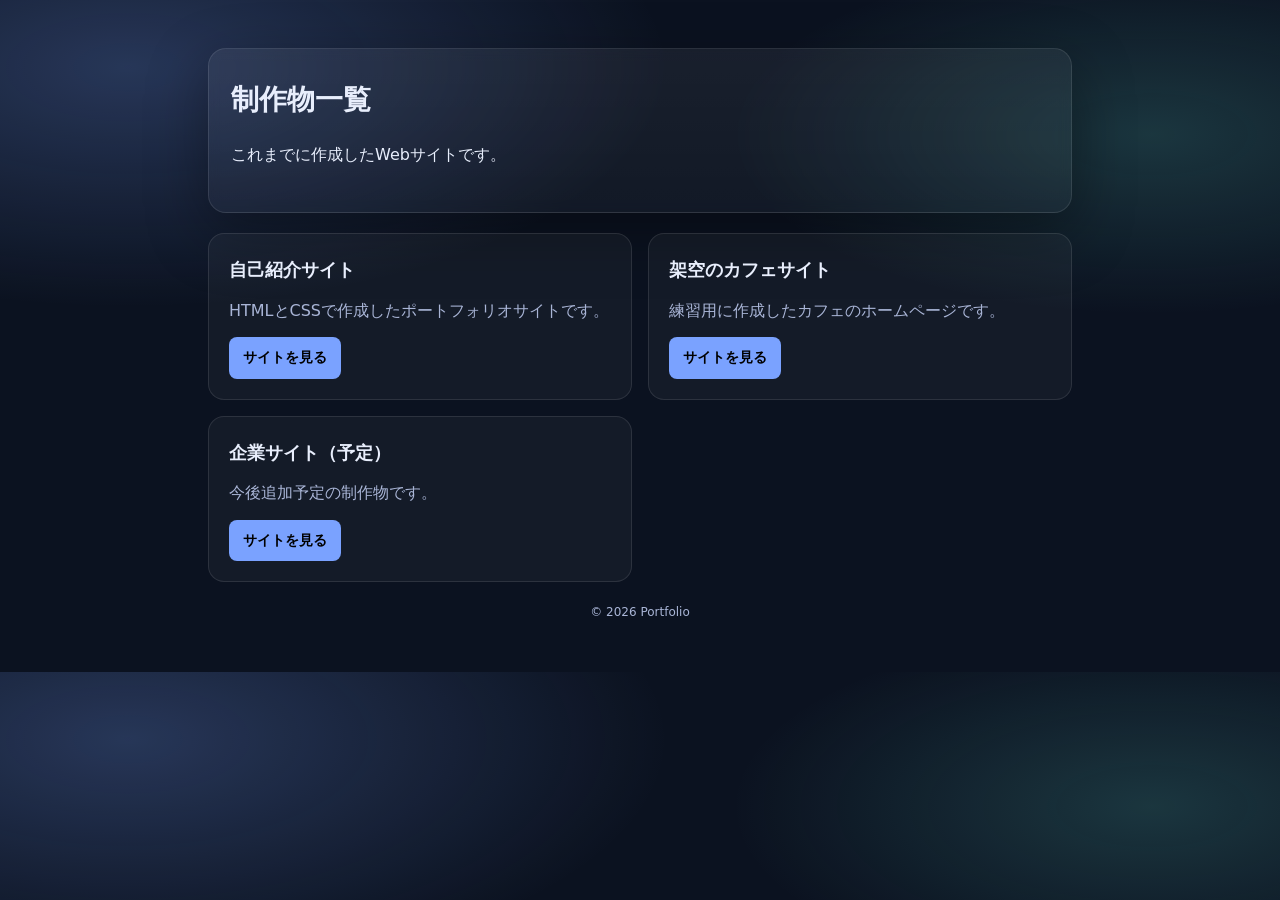
<file: index.html>
<!doctype html>
<html lang="ja">
<head>
  <meta charset="UTF-8" />
  <meta http-equiv="refresh" content="0; url=works.html" />
  <meta name="viewport" content="width=device-width, initial-scale=1.0" />
  <title>Portfolio</title>
</head>
<body>
  <p><a href="works.html">worksへ移動</a></p>
</body>
</html>
</file>
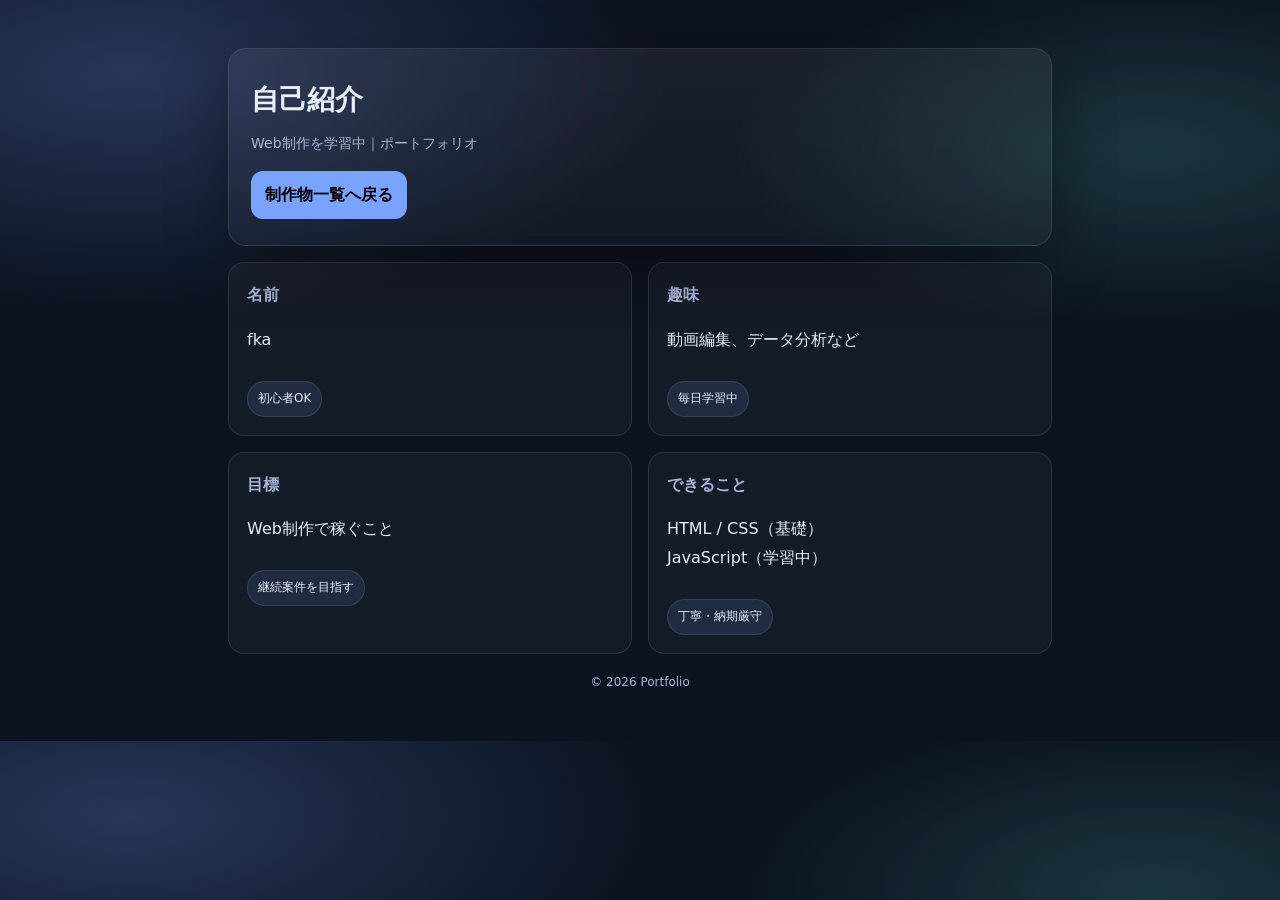
<file: about.html>
<!doctype html>
<html lang="ja">
<head>
  <meta charset="UTF-8" />
  <meta name="viewport" content="width=device-width, initial-scale=1.0" />
  <title>自己紹介</title>
  <style>
    :root{--bg:#0b1220;--card:#121a2b;--text:#e8eefc;--muted:#a9b5d6;--accent:#7aa2ff;--border:rgba(255,255,255,.10);}
    *{box-sizing:border-box;}
    body{margin:0;font-family:system-ui,-apple-system,"Segoe UI",sans-serif;background:
      radial-gradient(900px 400px at 10% 10%, rgba(122,162,255,.25), transparent 60%),
      radial-gradient(700px 300px at 90% 20%, rgba(98,216,202,.18), transparent 60%),
      var(--bg);color:var(--text);line-height:1.8;}
    .container{max-width:860px;margin:48px auto;padding:0 18px;}
    header{padding:26px 22px;border:1px solid var(--border);border-radius:18px;background:linear-gradient(180deg, rgba(255,255,255,.06), rgba(255,255,255,.03));
      backdrop-filter:blur(6px);box-shadow:0 20px 60px rgba(0,0,0,.35);}
    h1{margin:0 0 6px;font-size:28px;}
    .subtitle{margin:0;color:var(--muted);font-size:14px;}
    .grid{display:grid;grid-template-columns:1fr 1fr;gap:16px;margin-top:16px;}
    section{padding:18px;border:1px solid var(--border);border-radius:16px;background:rgba(255,255,255,.04);}
    h2{margin:0 0 10px;font-size:16px;color:var(--muted);font-weight:700;}
    .tag{display:inline-block;margin-top:10px;padding:6px 10px;border-radius:999px;border:1px solid var(--border);background:rgba(122,162,255,.12);font-size:12px;}
    .btn{display:inline-block;margin-top:14px;padding:10px 14px;border-radius:12px;background:var(--accent);color:#000;font-weight:700;text-decoration:none;}
    footer{margin-top:18px;color:var(--muted);font-size:12px;text-align:center;}
    @media (max-width:720px){.grid{grid-template-columns:1fr;}h1{font-size:24px;}}
  </style>
</head>
<body>
  <div class="container">
    <header>
      <h1>自己紹介</h1>
      <p class="subtitle">Web制作を学習中｜ポートフォリオ</p>
      <a class="btn" href="works.html">制作物一覧へ戻る</a>
    </header>

    <div class="grid">
      <section>
        <h2>名前</h2>
        <p>fka</p>
        <span class="tag">初心者OK</span>
      </section>

      <section>
        <h2>趣味</h2>
        <p>動画編集、データ分析など</p>
        <span class="tag">毎日学習中</span>
      </section>

      <section>
        <h2>目標</h2>
        <p>Web制作で稼ぐこと</p>
        <span class="tag">継続案件を目指す</span>
      </section>

      <section>
        <h2>できること</h2>
        <p>HTML / CSS（基礎）<br>JavaScript（学習中）</p>
        <span class="tag">丁寧・納期厳守</span>
      </section>
    </div>

    <footer>© 2026 Portfolio</footer>
  </div>
</body>
</html>
</file>
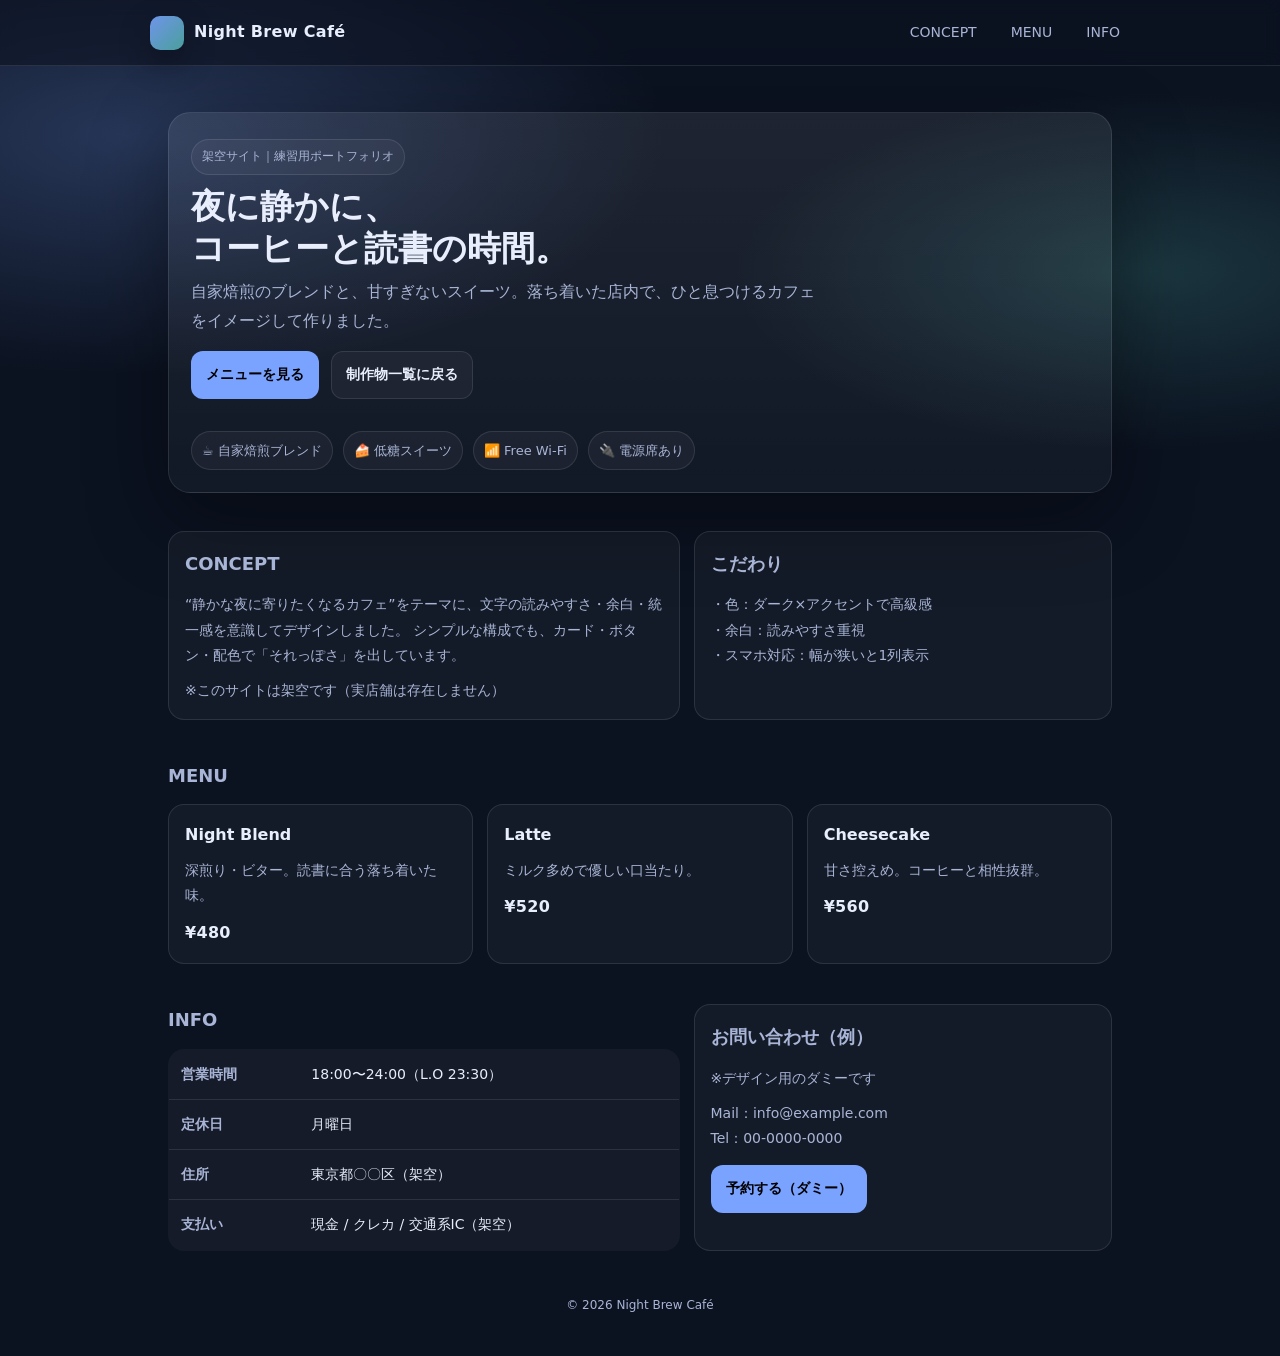
<file: cafe.html>
<!DOCTYPE html>
<html lang="ja">
<head>
  <meta charset="UTF-8" />
  <meta name="viewport" content="width=device-width, initial-scale=1.0"/>
  <title>Night Brew Café</title>
  <link rel="stylesheet" href="cafe.css">
</head>

<body>
  <div class="nav">
    <div class="container nav-inner">
      <div class="brand">
        <div class="logo" aria-hidden="true"></div>
        <div>Night Brew Café</div>
      </div>
      <div class="nav-links">
        <a href="#concept">CONCEPT</a>
        <a href="#menu">MENU</a>
        <a href="#info">INFO</a>
      </div>
    </div>
  </div>

  <main class="container">
    <section class="hero">
      <div class="hero-card">
        <div class="hero-top">
          <span class="badge">架空サイト｜練習用ポートフォリオ</span>
          <h1>夜に静かに、<br>コーヒーと読書の時間。</h1>
          <p>
            自家焙煎のブレンドと、甘すぎないスイーツ。落ち着いた店内で、ひと息つけるカフェをイメージして作りました。
          </p>
          <div class="hero-actions">
            <a class="btn primary" href="#menu">メニューを見る</a>
            <a class="btn" href="works.html">制作物一覧に戻る</a>
          </div>
        </div>
        <div class="hero-strip">
          <span class="pill">☕ 自家焙煎ブレンド</span>
          <span class="pill">🍰 低糖スイーツ</span>
          <span class="pill">📶 Free Wi-Fi</span>
          <span class="pill">🔌 電源席あり</span>
        </div>
      </div>
    </section>

    <section id="concept" class="section split">
      <div class="card">
        <h2>CONCEPT</h2>
        <p>
          “静かな夜に寄りたくなるカフェ”をテーマに、文字の読みやすさ・余白・統一感を意識してデザインしました。
          シンプルな構成でも、カード・ボタン・配色で「それっぽさ」を出しています。
        </p>
        <p class="small" style="margin-top:10px;">
          ※このサイトは架空です（実店舗は存在しません）
        </p>
      </div>

      <div class="card">
        <h2>こだわり</h2>
        <p>・色：ダーク×アクセントで高級感</p>
        <p>・余白：読みやすさ重視</p>
        <p>・スマホ対応：幅が狭いと1列表示</p>
      </div>
    </section>

    <section id="menu" class="section">
      <h2>MENU</h2>
      <div class="grid">
        <div class="card">
          <h3>Night Blend</h3>
          <p>深煎り・ビター。読書に合う落ち着いた味。</p>
          <div class="price">¥480</div>
        </div>
        <div class="card">
          <h3>Latte</h3>
          <p>ミルク多めで優しい口当たり。</p>
          <div class="price">¥520</div>
        </div>
        <div class="card">
          <h3>Cheesecake</h3>
          <p>甘さ控えめ。コーヒーと相性抜群。</p>
          <div class="price">¥560</div>
        </div>
      </div>
    </section>

    <section id="info" class="section split">
      <div>
        <h2>INFO</h2>
        <table class="table">
          <tr>
            <th>営業時間</th>
            <td>18:00〜24:00（L.O 23:30）</td>
          </tr>
          <tr>
            <th>定休日</th>
            <td>月曜日</td>
          </tr>
          <tr>
            <th>住所</th>
            <td>東京都〇〇区（架空）</td>
          </tr>
          <tr>
            <th>支払い</th>
            <td>現金 / クレカ / 交通系IC（架空）</td>
          </tr>
        </table>
      </div>

      <div class="card">
        <h2>お問い合わせ（例）</h2>
        <p class="small">※デザイン用のダミーです</p>
        <p style="margin-top:10px;">
          Mail：info@example.com<br>
          Tel：00-0000-0000
        </p>
        <div style="margin-top:14px;">
          <a class="btn primary" href="#">予約する（ダミー）</a>
        </div>
      </div>
    </section>

    <div class="footer">© 2026 Night Brew Café</div>
  </main>
</body>
</html>
</file>
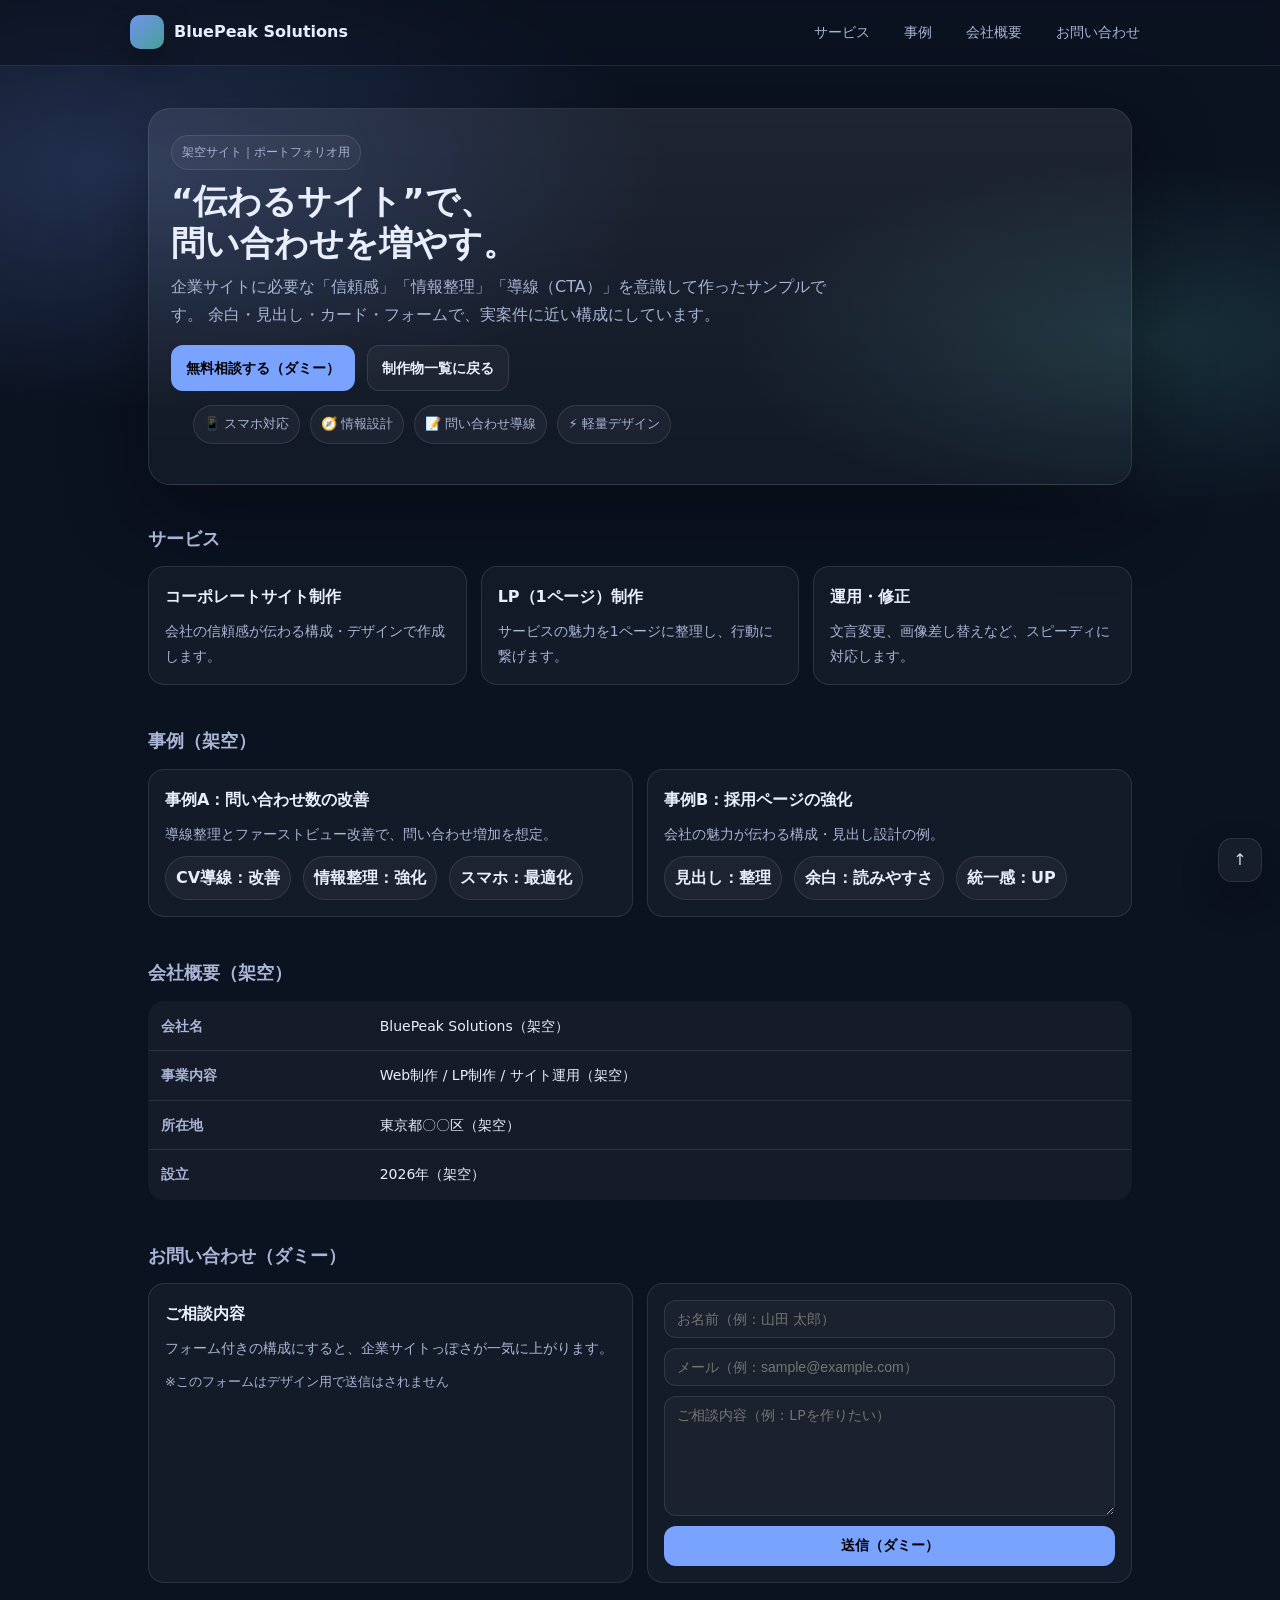
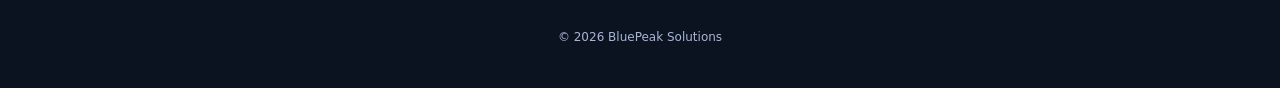
<file: company.html>
<!DOCTYPE html>
<html lang="ja">
<head>
  <meta charset="UTF-8" />
  <meta name="viewport" content="width=device-width, initial-scale=1.0"/>
  <title>BluePeak Solutions｜企業サイト風（架空）</title>
  <link rel="stylesheet" href="company.css">
</head>

<body>
  <div class="nav">
    <div class="container nav-inner">
      <div class="brand">
        <div class="logo" aria-hidden="true"></div>
        <div>BluePeak Solutions</div>
      </div>
      <div class="nav-links">
        <a href="#service">サービス</a>
        <a href="#case">事例</a>
        <a href="#company">会社概要</a>
        <a href="#contact">お問い合わせ</a>
      </div>
    </div>
  </div>

  <main class="container">
    <section class="hero">
      <div class="hero-card">
        <div class="hero-top">
          <span class="badge">架空サイト｜ポートフォリオ用</span>
          <h1>“伝わるサイト”で、<br>問い合わせを増やす。</h1>
          <p class="lead">
            企業サイトに必要な「信頼感」「情報整理」「導線（CTA）」を意識して作ったサンプルです。
            余白・見出し・カード・フォームで、実案件に近い構成にしています。
          </p>

          <div class="actions">
            <a class="btn primary" href="#contact">無料相談する（ダミー）</a>
            <a class="btn" href="works.html">制作物一覧に戻る</a>
          </div>

          <div class="strip">
            <span class="pill">📱 スマホ対応</span>
            <span class="pill">🧭 情報設計</span>
            <span class="pill">📝 問い合わせ導線</span>
            <span class="pill">⚡ 軽量デザイン</span>
          </div>
        </div>
      </div>
    </section>

    <section id="service" class="section">
      <h2>サービス</h2>
      <div class="grid3">
        <div class="card">
          <h3>コーポレートサイト制作</h3>
          <p>会社の信頼感が伝わる構成・デザインで作成します。</p>
        </div>
        <div class="card">
          <h3>LP（1ページ）制作</h3>
          <p>サービスの魅力を1ページに整理し、行動に繋げます。</p>
        </div>
        <div class="card">
          <h3>運用・修正</h3>
          <p>文言変更、画像差し替えなど、スピーディに対応します。</p>
        </div>
      </div>
    </section>

    <section id="case" class="section">
      <h2>事例（架空）</h2>
      <div class="grid2">
        <div class="card">
          <h3>事例A：問い合わせ数の改善</h3>
          <p>導線整理とファーストビュー改善で、問い合わせ増加を想定。</p>
          <div class="kpi">
            <span class="pill">CV導線：改善</span>
            <span class="pill">情報整理：強化</span>
            <span class="pill">スマホ：最適化</span>
          </div>
        </div>
        <div class="card">
          <h3>事例B：採用ページの強化</h3>
          <p>会社の魅力が伝わる構成・見出し設計の例。</p>
          <div class="kpi">
            <span class="pill">見出し：整理</span>
            <span class="pill">余白：読みやすさ</span>
            <span class="pill">統一感：UP</span>
          </div>
        </div>
      </div>
    </section>

    <section id="company" class="section">
      <h2>会社概要（架空）</h2>
      <table class="table">
        <tr><th>会社名</th><td>BluePeak Solutions（架空）</td></tr>
        <tr><th>事業内容</th><td>Web制作 / LP制作 / サイト運用（架空）</td></tr>
        <tr><th>所在地</th><td>東京都〇〇区（架空）</td></tr>
        <tr><th>設立</th><td>2026年（架空）</td></tr>
      </table>
    </section>

    <section id="contact" class="section">
      <h2>お問い合わせ（ダミー）</h2>
      <div class="grid2">
        <div class="card">
          <h3>ご相談内容</h3>
          <p>フォーム付きの構成にすると、企業サイトっぽさが一気に上がります。</p>
          <p style="margin-top:10px; color: var(--muted); font-size: 13px;">
            ※このフォームはデザイン用で送信はされません
          </p>
        </div>

        <div class="card">
          <form class="form">
            <input type="text" placeholder="お名前（例：山田 太郎）">
            <input type="email" placeholder="メール（例：sample@example.com）">
            <textarea placeholder="ご相談内容（例：LPを作りたい）"></textarea>
            <button class="btn primary" type="button">送信（ダミー）</button>
          </form>
        </div>
      </div>
    </section>

    <div class="footer">© 2026 BluePeak Solutions</div>
  </main>
  <a class="to-top" href="#" aria-label="トップに戻る">↑</a>
</body>
</html>
</file>
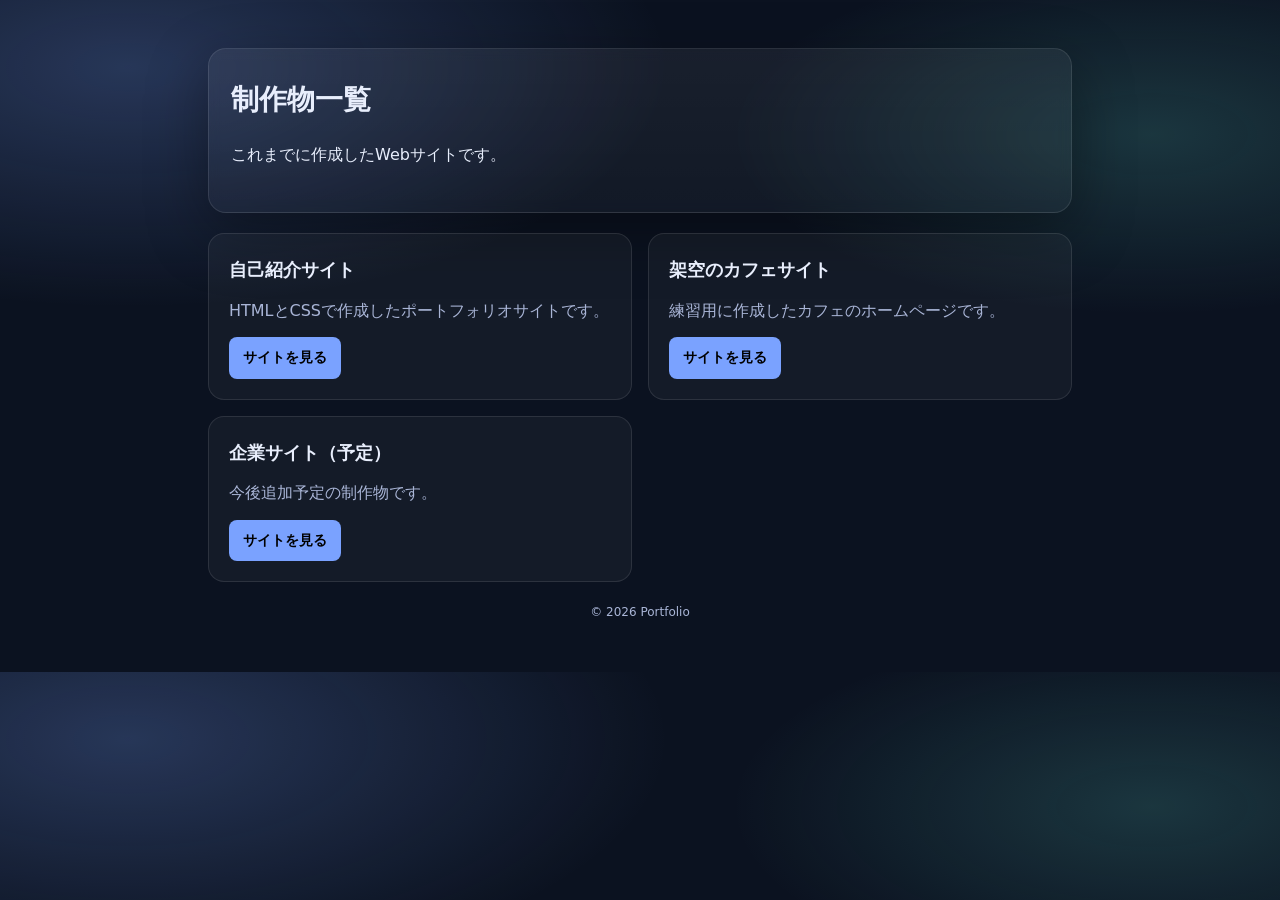
<file: works.html>
<!DOCTYPE html>
<html lang="ja">
<head>
  <meta charset="UTF-8">
  <title>制作物一覧</title>

  <style>
    :root{
      --bg:#0b1220;
      --card:#121a2b;
      --text:#e8eefc;
      --muted:#a9b5d6;
      --accent:#7aa2ff;
      --border:rgba(255,255,255,.10);
    }

    *{ box-sizing:border-box; }

    body{
      margin:0;
      font-family: system-ui, -apple-system, "Segoe UI", sans-serif;
      background:
        radial-gradient(900px 400px at 10% 10%, rgba(122,162,255,.25), transparent 60%),
        radial-gradient(700px 300px at 90% 20%, rgba(98,216,202,.18), transparent 60%),
        var(--bg);
      color: var(--text);
      line-height: 1.8;
    }

    .container{
      max-width: 900px;
      margin: 48px auto;
      padding: 0 18px;
    }

    header{
      padding: 26px 22px;
      border: 1px solid var(--border);
      border-radius: 18px;
      background: linear-gradient(180deg, rgba(255,255,255,.06), rgba(255,255,255,.03));
      backdrop-filter: blur(6px);
      box-shadow: 0 20px 60px rgba(0,0,0,.35);
      margin-bottom: 20px;
    }

    h1{
      margin: 0;
      font-size: 28px;
    }

    .grid{
      display:grid;
      grid-template-columns: 1fr 1fr;
      gap: 16px;
    }

    .card{
      padding: 20px;
      border-radius: 16px;
      border: 1px solid var(--border);
      background: rgba(255,255,255,.04);
    }

    .card h2{
      margin:0 0 10px;
      font-size:18px;
    }

    .card p{
      margin:0 0 12px;
      color:var(--muted);
    }

    .btn{
      display:inline-block;
      padding:8px 14px;
      border-radius:8px;
      background:var(--accent);
      color:#000;
      text-decoration:none;
      font-size:14px;
      font-weight:bold;
    }

    footer{
      margin-top: 20px;
      text-align:center;
      color: var(--muted);
      font-size: 12px;
    }

    @media (max-width: 720px){
      .grid{ grid-template-columns: 1fr; }
    }
    .card {
  transition: all 0.3s ease;
}

.card:hover {
  transform: translateY(-8px);
  box-shadow: 0 20px 40px rgba(0, 0, 0, 0.4);
}
.btn {
  transition: all 0.25s ease;
}

.btn:hover {
  transform: scale(1.05);
}
/* ボタンを必ずクリックできるようにする */
.btn{
  position: relative;
  z-index: 10;
  pointer-events: auto;
}

/* カードの装飾レイヤーがクリックを邪魔しないようにする */
.card{
  position: relative;
  overflow: hidden;
}

/* もし.card::before や ::after を使ってるなら必須 */
.card::before,
.card::after{
  pointer-events: none;
}
  </style>
</head>

<body>
  <div class="container">

    <header>
      <h1>制作物一覧</h1>
      <p>これまでに作成したWebサイトです。</p>
    </header>

    <div class="grid">

      <div class="card">
        <h2>自己紹介サイト</h2>
        <p>HTMLとCSSで作成したポートフォリオサイトです。</p>
        <a class="btn" href="about.html">サイトを見る</a>
      </div>

      <div class="card">
        <h2>架空のカフェサイト</h2>
        <p>練習用に作成したカフェのホームページです。</p>
        <a class="btn" href="cafe.html">サイトを見る</a>
      </div>

      <div class="card">
        <h2>企業サイト（予定）</h2>
        <p>今後追加予定の制作物です。</p>
        <a class="btn" href="company.html">サイトを見る</a>
      </div>

    </div>

    <footer>© 2026 Portfolio</footer>
  </div>
</body>
</html>
</file>
<file: cafe.css>
:root{
  --bg:#0b1220;
  --card:#121a2b;
  --text:#e8eefc;
  --muted:#a9b5d6;
  --accent:#7aa2ff;
  --border:rgba(255,255,255,.10);
}

*{ box-sizing:border-box; }
html,body{ margin:0; padding:0; }

body{
  font-family: system-ui, -apple-system, "Segoe UI", sans-serif;
  background:
    radial-gradient(900px 400px at 10% 10%, rgba(122,162,255,.25), transparent 60%),
    radial-gradient(700px 300px at 90% 20%, rgba(98,216,202,.18), transparent 60%),
    var(--bg);
  color:var(--text);
  line-height:1.8;
}

.container{
  max-width: 980px;
  margin: 0 auto;
  padding: 0 18px;
}

a{ color: inherit; text-decoration:none; }

.nav{
  position: sticky;
  top: 0;
  backdrop-filter: blur(8px);
  background: rgba(11,18,32,.55);
  border-bottom: 1px solid var(--border);
  z-index: 10;
}

.nav-inner{
  display:flex;
  align-items:center;
  justify-content:space-between;
  padding: 12px 0;
}

.brand{
  display:flex;
  gap:10px;
  align-items:center;
  font-weight:800;
  letter-spacing:.02em;
}
.logo{
  width:34px;height:34px;
  border-radius:10px;
  background: linear-gradient(135deg, rgba(122,162,255,.9), rgba(98,216,202,.7));
  box-shadow: 0 12px 30px rgba(0,0,0,.35);
}

.nav-links{
  display:flex;
  gap:14px;
  color: var(--muted);
  font-size:14px;
}
.nav-links a{
  padding:8px 10px;
  border-radius:10px;
}
.nav-links a:hover{
  background: rgba(255,255,255,.05);
  color: var(--text);
}

.hero{
  padding: 46px 0 18px;
}

.hero-card{
  border:1px solid var(--border);
  border-radius: 22px;
  background: linear-gradient(180deg, rgba(255,255,255,.08), rgba(255,255,255,.03));
  box-shadow: 0 26px 80px rgba(0,0,0,.38);
  overflow:hidden;
}

.hero-top{
  padding: 26px 22px 18px;
}

.badge{
  display:inline-block;
  font-size:12px;
  color: var(--muted);
  border:1px solid var(--border);
  padding:6px 10px;
  border-radius: 999px;
  background: rgba(255,255,255,.04);
}

h1{
  margin: 10px 0 8px;
  font-size: 34px;
  line-height:1.25;
}

.hero p{
  margin:0;
  color: var(--muted);
  max-width: 62ch;
}

.hero-actions{
  display:flex;
  gap:12px;
  margin-top: 16px;
  flex-wrap: wrap;
}

.btn{
  display:inline-block;
  padding:10px 14px;
  border-radius: 12px;
  font-weight: 700;
  font-size: 14px;
  border: 1px solid var(--border);
  background: rgba(255,255,255,.04);
}
.btn.primary{
  background: var(--accent);
  color:#000;
  border-color: transparent;
}

.hero-strip{
  display:flex;
  gap: 10px;
  padding: 14px 22px 22px;
  flex-wrap: wrap;
  color: var(--muted);
  font-size: 13px;
}
.pill{
  border:1px solid var(--border);
  border-radius:999px;
  padding: 7px 10px;
  background: rgba(255,255,255,.04);
}

.section{
  padding: 20px 0;
}

.section h2{
  margin: 0 0 12px;
  font-size: 18px;
  color: var(--muted);
}

.grid{
  display:grid;
  grid-template-columns: repeat(3, 1fr);
  gap: 14px;
}

.card{
  border:1px solid var(--border);
  border-radius: 16px;
  background: rgba(255,255,255,.04);
  padding: 16px;
}

.card h3{
  margin: 0 0 8px;
  font-size: 16px;
}

.card p{
  margin:0;
  color: var(--muted);
  font-size: 14px;
}

.price{
  margin-top: 10px;
  font-weight: 800;
  letter-spacing:.02em;
}

.split{
  display:grid;
  grid-template-columns: 1.1fr .9fr;
  gap: 14px;
}

.table{
  width:100%;
  border-collapse: collapse;
  overflow:hidden;
  border-radius: 16px;
  border:1px solid var(--border);
  background: rgba(255,255,255,.04);
}
.table th, .table td{
  padding: 12px 12px;
  border-bottom: 1px solid var(--border);
  text-align:left;
  font-size: 14px;
}
.table th{ color: var(--muted); font-weight: 700; }
.table tr:last-child td{ border-bottom:none; }

.footer{
  padding: 24px 0 40px;
  color: var(--muted);
  font-size: 12px;
  text-align:center;
}

.small{
  color: var(--muted);
  font-size: 13px;
}

@media (max-width: 900px){
  .grid{ grid-template-columns: 1fr; }
  .split{ grid-template-columns: 1fr; }
  h1{ font-size: 28px; }
}
</file>
<file: company.css>
:root{
  --bg:#0b1220;
  --card:#121a2b;
  --text:#e8eefc;
  --muted:#a9b5d6;
  --accent:#7aa2ff;
  --border:rgba(255,255,255,.10);
}

*{ box-sizing:border-box; }
html,body{ margin:0; padding:0; }

body{
  font-family: system-ui, -apple-system, "Segoe UI", sans-serif;
  background:
    radial-gradient(900px 400px at 10% 10%, rgba(122,162,255,.22), transparent 60%),
    radial-gradient(700px 300px at 90% 20%, rgba(98,216,202,.15), transparent 60%),
    var(--bg);
  color:var(--text);
  line-height:1.75;
}

.container{ max-width: 1020px; margin: 0 auto; padding: 0 18px; }
a{ color: inherit; text-decoration:none; }

.nav{
  position: sticky;
  top:0;
  z-index:20;
  backdrop-filter: blur(8px);
  background: rgba(11,18,32,.55);
  border-bottom: 1px solid var(--border);
}
.nav-inner{
  display:flex; align-items:center; justify-content:space-between;
  padding: 12px 0;
}
.brand{ display:flex; gap:10px; align-items:center; font-weight:800; }
.logo{
  width:34px;height:34px;border-radius:10px;
  background: linear-gradient(135deg, rgba(122,162,255,.9), rgba(98,216,202,.7));
  box-shadow: 0 12px 30px rgba(0,0,0,.35);
}
.nav-links{ display:flex; gap:14px; color:var(--muted); font-size:14px; }
.nav-links a{ padding:8px 10px; border-radius:10px; }
.nav-links a:hover{ background: rgba(255,255,255,.05); color:var(--text); }

.hero{ padding: 42px 0 18px; }
.hero-card{
  border:1px solid var(--border);
  border-radius: 22px;
  background: linear-gradient(180deg, rgba(255,255,255,.08), rgba(255,255,255,.03));
  box-shadow: 0 26px 80px rgba(0,0,0,.38);
  overflow:hidden;
}
.hero-top{ padding: 26px 22px 18px; }
.badge{
  display:inline-block;
  font-size:12px; color:var(--muted);
  border:1px solid var(--border);
  padding:6px 10px; border-radius:999px;
  background: rgba(255,255,255,.04);
}
h1{ margin: 10px 0 8px; font-size: 34px; line-height:1.25; }
.lead{ margin:0; color:var(--muted); max-width: 66ch; }
.actions{ display:flex; gap:12px; margin-top: 16px; flex-wrap:wrap; }
.btn{
  display:inline-block;
  padding:10px 14px;
  border-radius: 12px;
  font-weight: 700;
  font-size: 14px;
  border: 1px solid var(--border);
  background: rgba(255,255,255,.04);
  transition: transform .2s ease, filter .2s ease;
}
.btn:hover{ transform: translateY(-2px); filter: brightness(1.05); }
.btn.primary{
  background: var(--accent);
  color:#000;
  border-color: transparent;
}

.strip{
  display:flex; gap: 10px; flex-wrap:wrap;
  padding: 14px 22px 22px;
  color: var(--muted); font-size: 13px;
}
.pill{
  border:1px solid var(--border);
  border-radius:999px;
  padding: 7px 10px;
  background: rgba(255,255,255,.04);
}

.section{ padding: 20px 0; }
.section h2{ margin: 0 0 12px; font-size: 18px; color: var(--muted); }

.grid3{ display:grid; grid-template-columns: repeat(3, 1fr); gap: 14px; }
.grid2{ display:grid; grid-template-columns: 1fr 1fr; gap: 14px; }

.card{
  border:1px solid var(--border);
  border-radius: 16px;
  background: rgba(255,255,255,.04);
  padding: 16px;
  transition: transform .25s ease, box-shadow .25s ease, border-color .25s ease;
}
.card:hover{
  transform: translateY(-6px);
  box-shadow: 0 18px 40px rgba(0,0,0,.35);
  border-color: rgba(122,162,255,.35);
}

.card h3{ margin: 0 0 8px; font-size: 16px; }
.card p{ margin:0; color: var(--muted); font-size: 14px; }

.kpi{
  display:flex; gap:12px; flex-wrap:wrap; margin-top: 10px;
}
.kpi .pill{ font-weight:700; }

.table{
  width:100%;
  border-collapse: collapse;
  overflow:hidden;
  border-radius: 16px;
  border:1px solid var(--border);
  background: rgba(255,255,255,.04);
}
.table th, .table td{
  padding: 12px 12px;
  border-bottom: 1px solid var(--border);
  text-align:left;
  font-size: 14px;
}
.table th{ color: var(--muted); font-weight: 700; }
.table tr:last-child td{ border-bottom:none; }

.form{
  display:grid;
  gap: 10px;
}
input, textarea{
  width:100%;
  border-radius: 12px;
  border:1px solid var(--border);
  background: rgba(255,255,255,.03);
  color: var(--text);
  padding: 10px 12px;
  font-size: 14px;
  outline: none;
}
input:focus, textarea:focus{
  border-color: rgba(122,162,255,.55);
}
textarea{ min-height: 120px; resize: vertical; }

.footer{ padding: 24px 0 40px; color: var(--muted); font-size: 12px; text-align:center; }

@media (max-width: 900px){
  .grid3{ grid-template-columns: 1fr; }
  .grid2{ grid-template-columns: 1fr; }
  h1{ font-size: 28px; }
}
.to-top{
  position: fixed;
  right: 18px;
  bottom: 18px;
  width: 44px;
  height: 44px;
  display: grid;
  place-items: center;
  border-radius: 14px;
  border: 1px solid var(--border);
  background: rgba(255,255,255,.06);
  color: var(--text);
  box-shadow: 0 18px 40px rgba(0,0,0,.35);
  backdrop-filter: blur(8px);
  opacity: .92;
  transition: transform .2s ease, opacity .2s ease, filter .2s ease;
}
.to-top:hover{
  transform: translateY(-2px);
  opacity: 1;
  filter: brightness(1.05);
}
</file>
